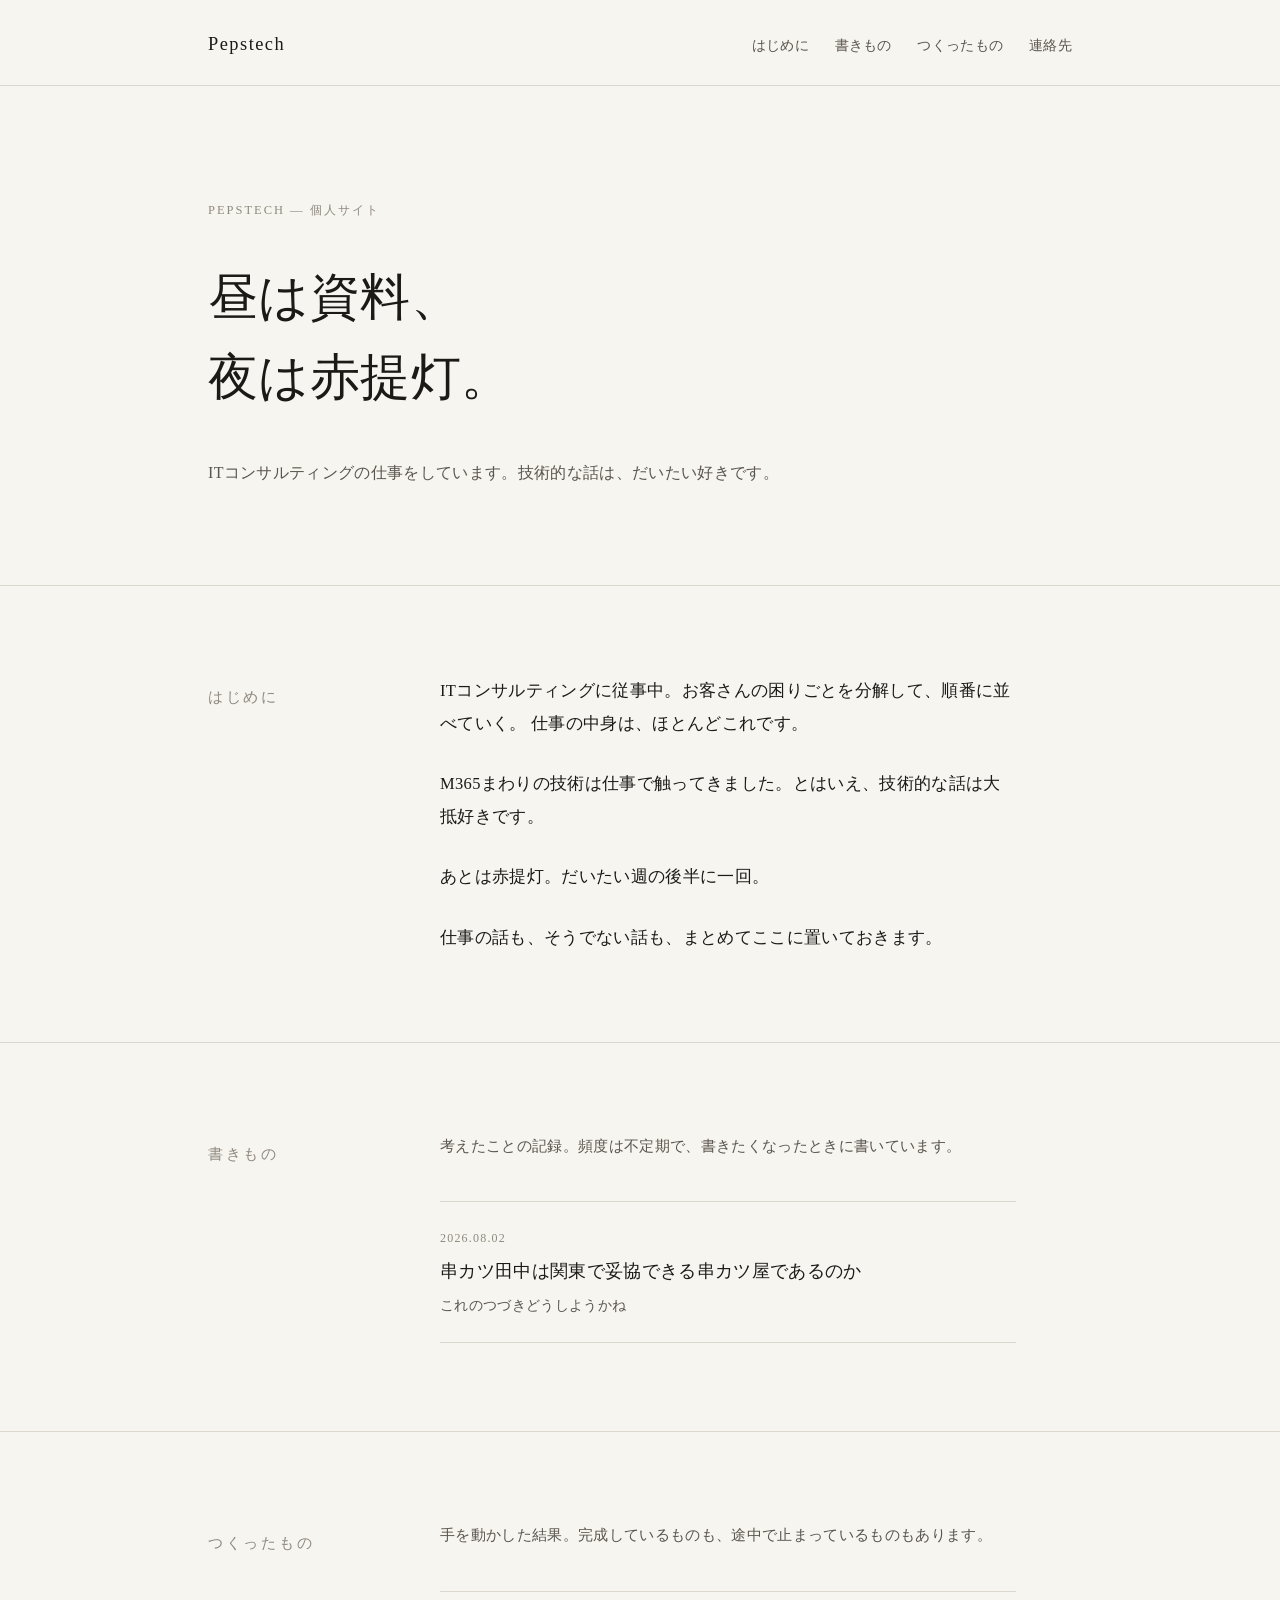
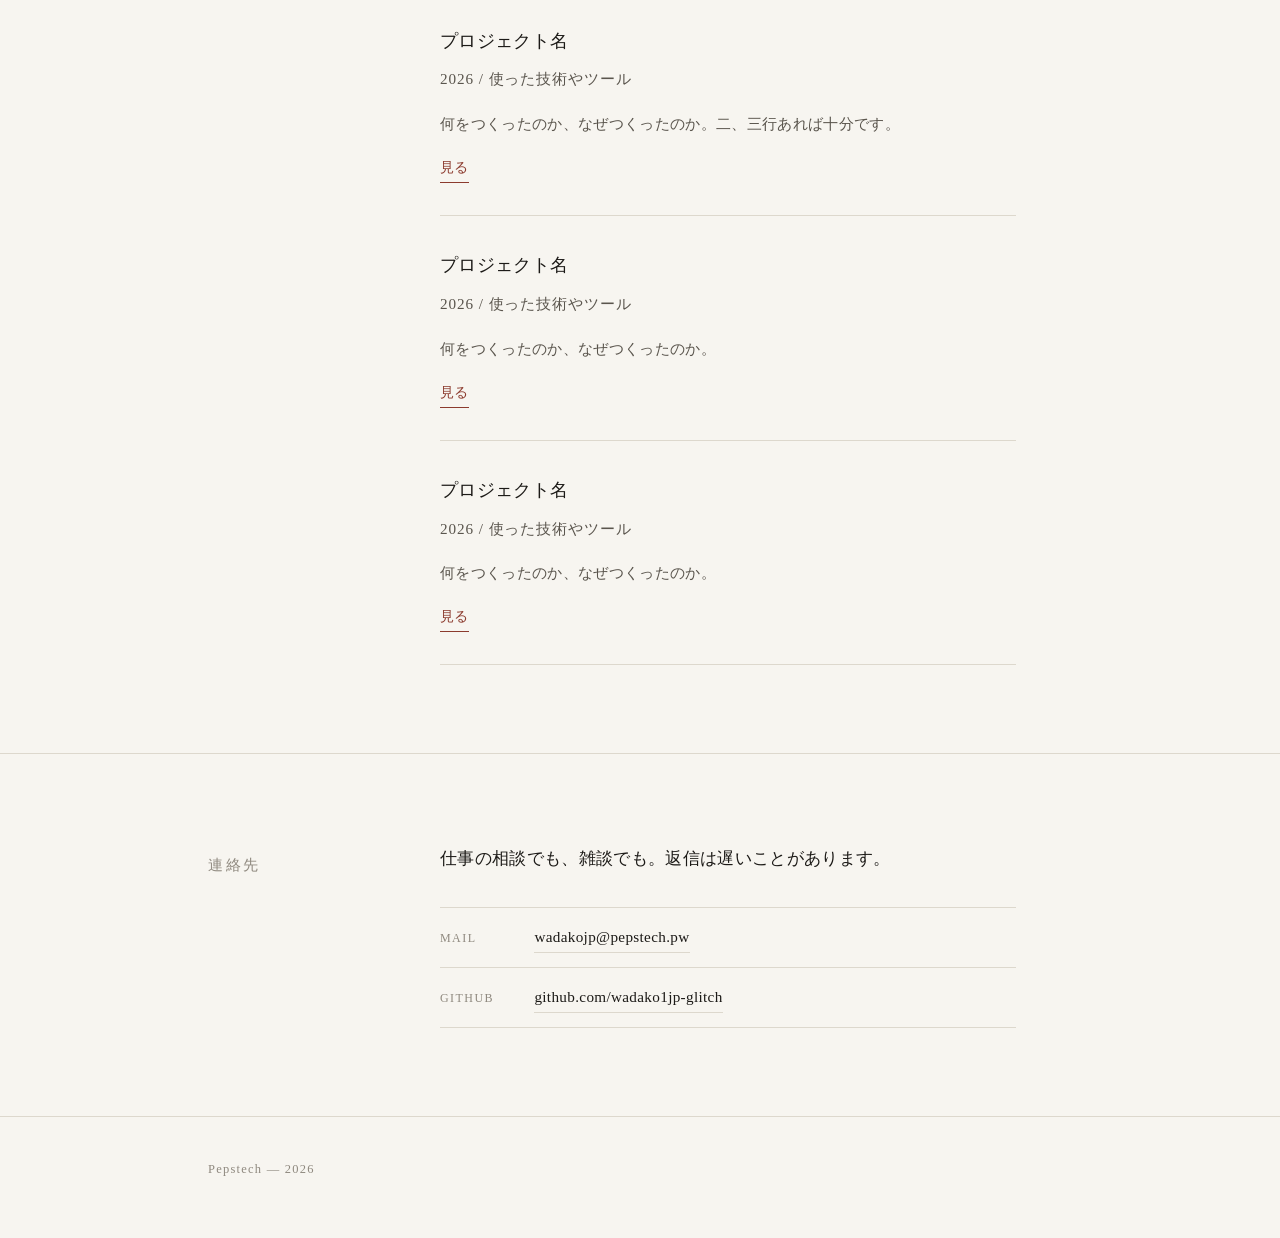
<file: index.html>
<!DOCTYPE html>
<html lang="ja">
<head>
<meta charset="UTF-8">
<meta name="viewport" content="width=device-width, initial-scale=1.0">
<title>Pepstech</title>
<meta name="description" content="ITコンサルタント Pepstech の個人サイト。仕事のこと、つくったもの、そうでない話。">
<link rel="stylesheet" href="style.css">
</head>
<body>

<header class="masthead">
  <div class="wrap masthead-in">
    <a href="#top" class="wordmark">Pepstech</a>
    <nav>
      <a href="#about">はじめに</a>
      <a href="#notes">書きもの</a>
      <a href="#making">つくったもの</a>
      <a href="#contact">連絡先</a>
    </nav>
  </div>
</header>

<main id="top">

  <section class="opening">
    <div class="wrap">
      <p class="kicker">Pepstech — 個人サイト</p>
      <h1 class="lede">
        昼は資料、<br>
        夜は赤提灯。
      </h1>
      <p class="lede-sub">
        ITコンサルティングの仕事をしています。技術的な話は、だいたい好きです。
      </p>
    </div>
  </section>

  <hr class="rule">

  <section id="about" class="block">
    <div class="wrap two-col">
      <h2 class="block-title">はじめに</h2>
      <div class="block-body">
        <p>
          ITコンサルティングに従事中。お客さんの困りごとを分解して、順番に並べていく。
          仕事の中身は、ほとんどこれです。
        </p>
        <p>
          M365まわりの技術は仕事で触ってきました。とはいえ、技術的な話は大抵好きです。
        </p>
        <p>
          あとは赤提灯。だいたい週の後半に一回。
        </p>
        <p>
          仕事の話も、そうでない話も、まとめてここに置いておきます。
        </p>
      </div>
    </div>
  </section>

  <hr class="rule">

  <section id="notes" class="block">
    <div class="wrap two-col">
      <h2 class="block-title">書きもの</h2>
      <div class="block-body">
        <p class="note-intro">
          考えたことの記録。頻度は不定期で、書きたくなったときに書いています。
        </p>

        <ol class="entries">
<!-- ENTRIES:START -->
          <li>
            <a href="notes/2026-08-02.html">
              <span class="entry-date">2026.08.02</span>
              <span class="entry-title">串カツ田中は関東で妥協できる串カツ屋であるのか</span>
              <span class="entry-excerpt">これのつづきどうしようかね</span>
            </a>
          </li>
<!-- ENTRIES:END -->
        </ol>
      </div>
    </div>
  </section>

  <hr class="rule">

  <section id="making" class="block">
    <div class="wrap two-col">
      <h2 class="block-title">つくったもの</h2>
      <div class="block-body">
        <p class="note-intro">
          手を動かした結果。完成しているものも、途中で止まっているものもあります。
        </p>

        <div class="works">
          <article class="work">
            <h3>プロジェクト名</h3>
            <p class="work-meta">2026 / 使った技術やツール</p>
            <p>何をつくったのか、なぜつくったのか。二、三行あれば十分です。</p>
            <a class="quiet-link" href="#">見る</a>
          </article>

          <article class="work">
            <h3>プロジェクト名</h3>
            <p class="work-meta">2026 / 使った技術やツール</p>
            <p>何をつくったのか、なぜつくったのか。</p>
            <a class="quiet-link" href="#">見る</a>
          </article>

          <article class="work">
            <h3>プロジェクト名</h3>
            <p class="work-meta">2026 / 使った技術やツール</p>
            <p>何をつくったのか、なぜつくったのか。</p>
            <a class="quiet-link" href="#">見る</a>
          </article>
        </div>
      </div>
    </div>
  </section>

  <hr class="rule">

  <section id="contact" class="block">
    <div class="wrap two-col">
      <h2 class="block-title">連絡先</h2>
      <div class="block-body">
        <p>
          仕事の相談でも、雑談でも。返信は遅いことがあります。
        </p>
        <ul class="contacts">
          <li><span class="ct-label">Mail</span><a href="mailto:wadakojp@pepstech.pw">wadakojp@pepstech.pw</a></li>
          <li><span class="ct-label">GitHub</span><a href="https://github.com/wadako1jp-glitch" target="_blank" rel="noopener">github.com/wadako1jp-glitch</a></li>
        </ul>
      </div>
    </div>
  </section>

</main>

<footer class="colophon">
  <div class="wrap">
    <p>Pepstech — <span id="year"></span></p>
  </div>
</footer>

<script>
  document.getElementById('year').textContent = new Date().getFullYear();
</script>

</body>
</html>
</file>
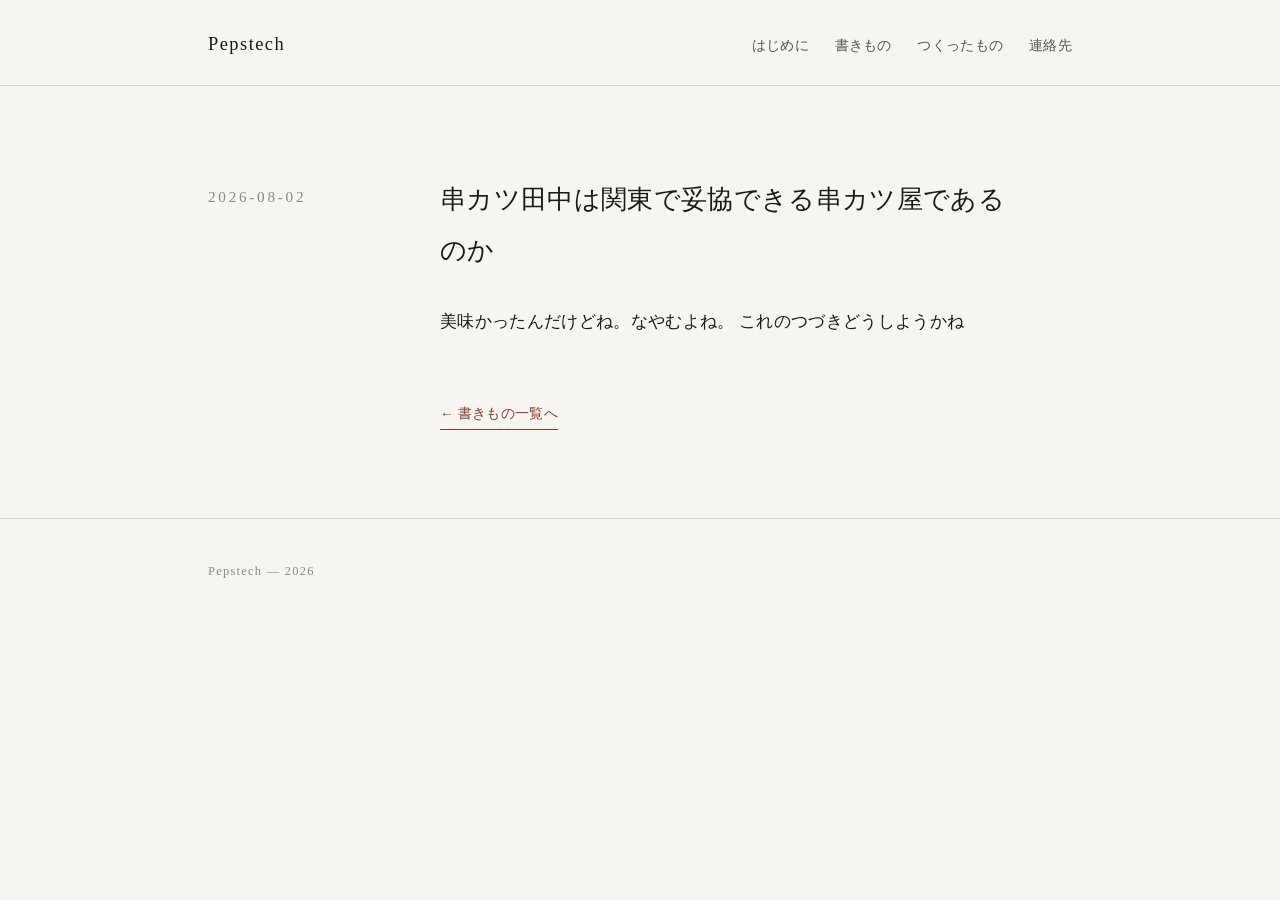
<file: notes/2026-08-02.html>
<!DOCTYPE html>
<html lang="ja">
<head>
<meta charset="UTF-8">
<meta name="viewport" content="width=device-width, initial-scale=1.0">
<title>串カツ田中は関東で妥協できる串カツ屋であるのか — Pepstech</title>
<link rel="stylesheet" href="../style.css">
</head>
<body>

<header class="masthead">
  <div class="wrap masthead-in">
    <a href="../index.html#top" class="wordmark">Pepstech</a>
    <nav>
      <a href="../index.html#about">はじめに</a>
      <a href="../index.html#notes">書きもの</a>
      <a href="../index.html#making">つくったもの</a>
      <a href="../index.html#contact">連絡先</a>
    </nav>
  </div>
</header>

<main>
  <section class="block">
    <div class="wrap two-col">
      <h2 class="block-title">2026-08-02</h2>
      <div class="block-body">
        <h1 style="font-size:1.6rem;font-weight:500;margin:0 0 1.8rem;">串カツ田中は関東で妥協できる串カツ屋であるのか</h1>
        <p>美味かったんだけどね。なやむよね。 これのつづきどうしようかね</p>
        <p style="margin-top:3rem;"><a class="quiet-link" href="../index.html#notes">← 書きもの一覧へ</a></p>
      </div>
    </div>
  </section>
</main>

<footer class="colophon">
  <div class="wrap">
    <p>Pepstech — <span id="year"></span></p>
  </div>
</footer>

<script>
  document.getElementById('year').textContent = new Date().getFullYear();
</script>

</body>
</html>
</file>
<file: style.css>
/* ---------------------------------------------
   Pepstech — 明朝ベースのエディトリアル・レイアウト
   --------------------------------------------- */

:root {
  --paper:      #f7f5f0;   /* 生成りの紙 */
  --ink:        #1c1a17;   /* 墨 */
  --ink-soft:   #5a554d;
  --ink-faint:  #8f897f;
  --hairline:   #ddd8cd;
  --accent:     #8c3b2e;   /* 弁柄 */
  --measure:    36rem;
}

* { box-sizing: border-box; }

html {
  scroll-behavior: smooth;
  -webkit-text-size-adjust: 100%;
}

body {
  margin: 0;
  background: var(--paper);
  color: var(--ink);
  font-family: "Hiragino Mincho ProN", "Hiragino Mincho Pro",
               "Yu Mincho", YuMincho, "Noto Serif JP",
               "MS PMincho", serif;
  font-size: 16.5px;
  line-height: 2.0;
  letter-spacing: 0.02em;
  font-feature-settings: "palt" 1;
}

.wrap {
  max-width: 62rem;
  margin: 0 auto;
  padding: 0 7vw;
}

@media (min-width: 900px) {
  .wrap { padding: 0 4rem; }
}

/* --- ヘッダ --- */

.masthead {
  border-bottom: 1px solid var(--hairline);
}

.masthead-in {
  display: flex;
  align-items: baseline;
  justify-content: space-between;
  gap: 1.5rem;
  padding-top: 1.6rem;
  padding-bottom: 1.4rem;
  flex-wrap: wrap;
}

.wordmark {
  font-family: "Iowan Old Style", "Palatino Linotype", Palatino, Georgia, serif;
  font-size: 1.15rem;
  letter-spacing: 0.08em;
  color: var(--ink);
  text-decoration: none;
}

.masthead nav {
  display: flex;
  gap: 1.6rem;
  flex-wrap: wrap;
}

.masthead nav a {
  font-size: 0.85rem;
  color: var(--ink-soft);
  text-decoration: none;
  padding-bottom: 2px;
  border-bottom: 1px solid transparent;
  transition: border-color .25s, color .25s;
}

.masthead nav a:hover {
  color: var(--ink);
  border-bottom-color: var(--accent);
}

/* --- 導入 --- */

.opening {
  padding: 7rem 0 6rem;
}

.kicker {
  font-family: "Iowan Old Style", Georgia, serif;
  font-size: 0.78rem;
  letter-spacing: 0.16em;
  text-transform: uppercase;
  color: var(--ink-faint);
  margin: 0 0 2.2rem;
}

.lede {
  font-size: clamp(1.9rem, 5.2vw, 3.1rem);
  font-weight: 500;
  line-height: 1.62;
  letter-spacing: 0.01em;
  margin: 0 0 2.4rem;
}

.lede-sub {
  max-width: var(--measure);
  color: var(--ink-soft);
  margin: 0;
  font-size: 1rem;
}

/* --- 罫 --- */

.rule {
  border: 0;
  border-top: 1px solid var(--hairline);
  margin: 0;
}

/* --- セクション --- */

.block {
  padding: 5.5rem 0;
}

.two-col {
  display: grid;
  grid-template-columns: 1fr;
  gap: 1.8rem;
}

@media (min-width: 860px) {
  .two-col {
    grid-template-columns: 11rem 1fr;
    gap: 3.5rem;
  }
}

.block-title {
  font-size: 0.95rem;
  font-weight: 500;
  letter-spacing: 0.18em;
  color: var(--ink-faint);
  margin: 0;
  padding-top: 0.5rem;
}

.block-body {
  max-width: var(--measure);
}

.block-body p {
  margin: 0 0 1.7rem;
}

.block-body p:last-of-type { margin-bottom: 0; }

.note-intro {
  color: var(--ink-soft);
  font-size: 0.95rem;
}

/* --- 記事一覧 --- */

.entries {
  list-style: none;
  margin: 2.5rem 0 0;
  padding: 0;
  border-top: 1px solid var(--hairline);
}

.entries li {
  border-bottom: 1px solid var(--hairline);
}

.entries a {
  display: block;
  padding: 1.5rem 0;
  text-decoration: none;
  color: inherit;
  transition: opacity .2s;
}

.entries a:hover { opacity: .62; }

.entry-date {
  display: block;
  font-family: "Iowan Old Style", Georgia, serif;
  font-size: 0.75rem;
  letter-spacing: 0.1em;
  color: var(--ink-faint);
  margin-bottom: 0.4rem;
}

.entry-title {
  display: block;
  font-size: 1.12rem;
  line-height: 1.7;
  margin-bottom: 0.3rem;
}

.entry-excerpt {
  display: block;
  font-size: 0.9rem;
  color: var(--ink-soft);
  line-height: 1.85;
}

/* --- 制作物 --- */

.works {
  margin-top: 2.5rem;
}

.work {
  padding: 2rem 0;
  border-top: 1px solid var(--hairline);
}

.work:last-child {
  border-bottom: 1px solid var(--hairline);
}

.work h3 {
  font-size: 1.1rem;
  font-weight: 500;
  margin: 0 0 0.35rem;
}

.work-meta {
  font-family: "Iowan Old Style", Georgia, serif;
  font-size: 0.78rem;
  letter-spacing: 0.06em;
  color: var(--ink-faint);
  margin: 0 0 0.9rem !important;
}

.work p {
  font-size: 0.95rem;
  color: var(--ink-soft);
}

.quiet-link {
  display: inline-block;
  margin-top: 0.9rem;
  font-size: 0.85rem;
  color: var(--accent);
  text-decoration: none;
  border-bottom: 1px solid currentColor;
  padding-bottom: 1px;
}

.quiet-link:hover { opacity: .7; }

/* --- 連絡先 --- */

.contacts {
  list-style: none;
  margin: 2rem 0 0;
  padding: 0;
}

.contacts li {
  display: flex;
  align-items: baseline;
  gap: 1.4rem;
  padding: 0.85rem 0;
  border-bottom: 1px solid var(--hairline);
}

.contacts li:first-child { border-top: 1px solid var(--hairline); }

.ct-label {
  font-family: "Iowan Old Style", Georgia, serif;
  font-size: 0.75rem;
  letter-spacing: 0.12em;
  text-transform: uppercase;
  color: var(--ink-faint);
  width: 4.5rem;
  flex-shrink: 0;
}

.contacts a {
  color: var(--ink);
  text-decoration: none;
  border-bottom: 1px solid var(--hairline);
  font-size: 0.95rem;
  transition: border-color .25s;
}

.contacts a:hover { border-bottom-color: var(--accent); }

/* --- 奥付 --- */

.colophon {
  border-top: 1px solid var(--hairline);
  padding: 2.5rem 0 3.5rem;
}

.colophon p {
  margin: 0;
  font-family: "Iowan Old Style", Georgia, serif;
  font-size: 0.78rem;
  letter-spacing: 0.1em;
  color: var(--ink-faint);
}

/* --- 夜間 --- */

@media (prefers-color-scheme: dark) {
  :root {
    --paper:     #16150f;
    --ink:       #ece7dc;
    --ink-soft:  #a9a294;
    --ink-faint: #7a7365;
    --hairline:  #322f27;
    --accent:    #c97a63;
  }
}
</file>
